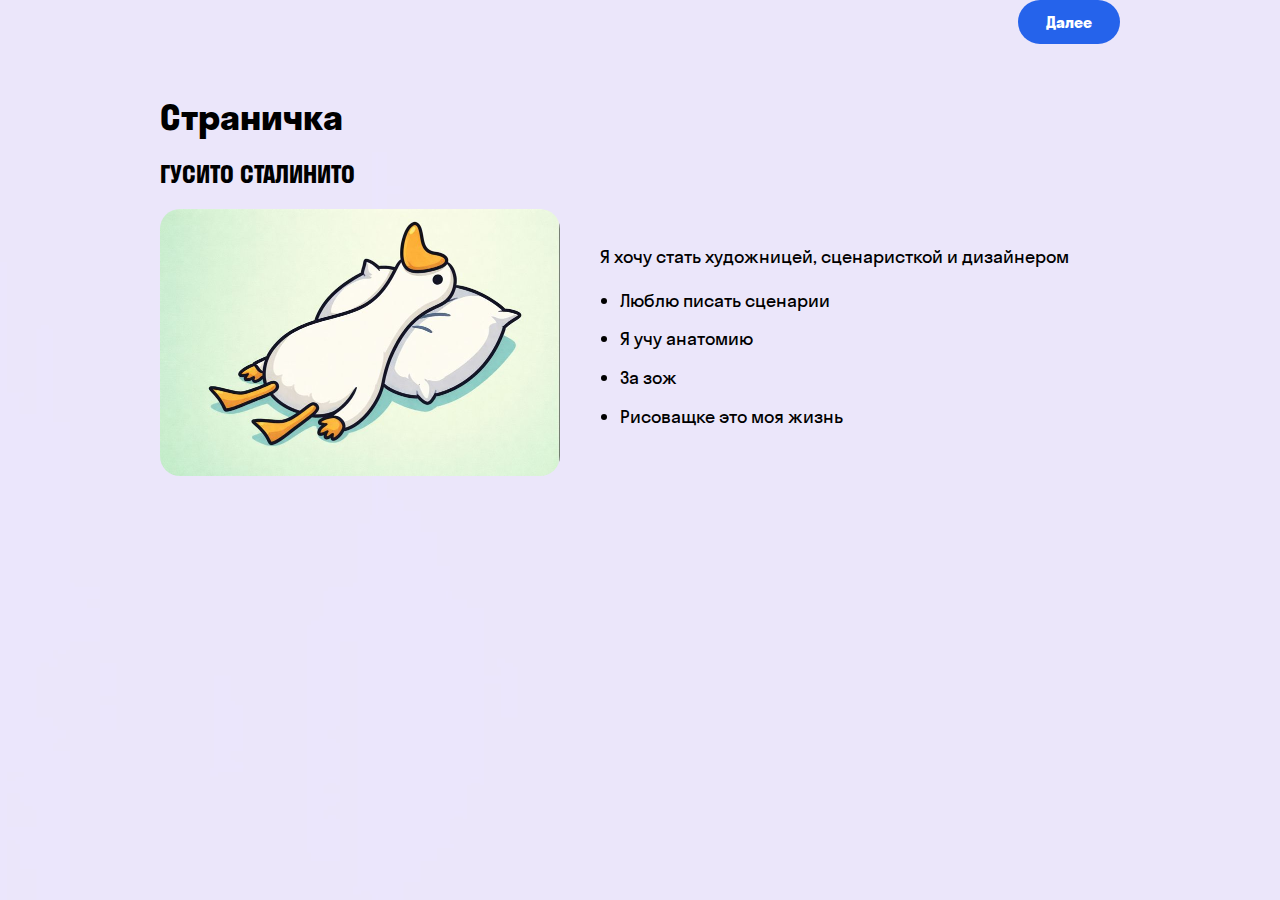
<file: index.html>
<!DOCTYPE html>
<html lang="ru">
<head>
    <meta charset="UTF-8">
    <title>Страничка</title>
    <link rel="stylesheet" href="style.css">
</head>
<body>
    <div class="content center">
        <div class="nav">
            <div style="width: 1px;"></div>
            <a href="facts.html" class="btn">Далее</a>
        </div>

        <h1>Страничка</h1>
        <h2>ГУСИТО СТАЛИНИТО</h2>

        <div class="in-one-line">
            <img src="images/goose.jpeg" class="main-pic" alt="Эт я">
            <div>
                <p>Я хочу стать художницей, сценаристкой и дизайнером</p>
                <ul>
                    <li>Люблю писать сценарии</li>
                    <li>Я учу анатомию</li>
                    <li>За зож</li>
                    <li>Рисоващке это моя жизнь</li>
                </ul>
            </div>
        </div>
    </div>
</body>
</html>
</file>
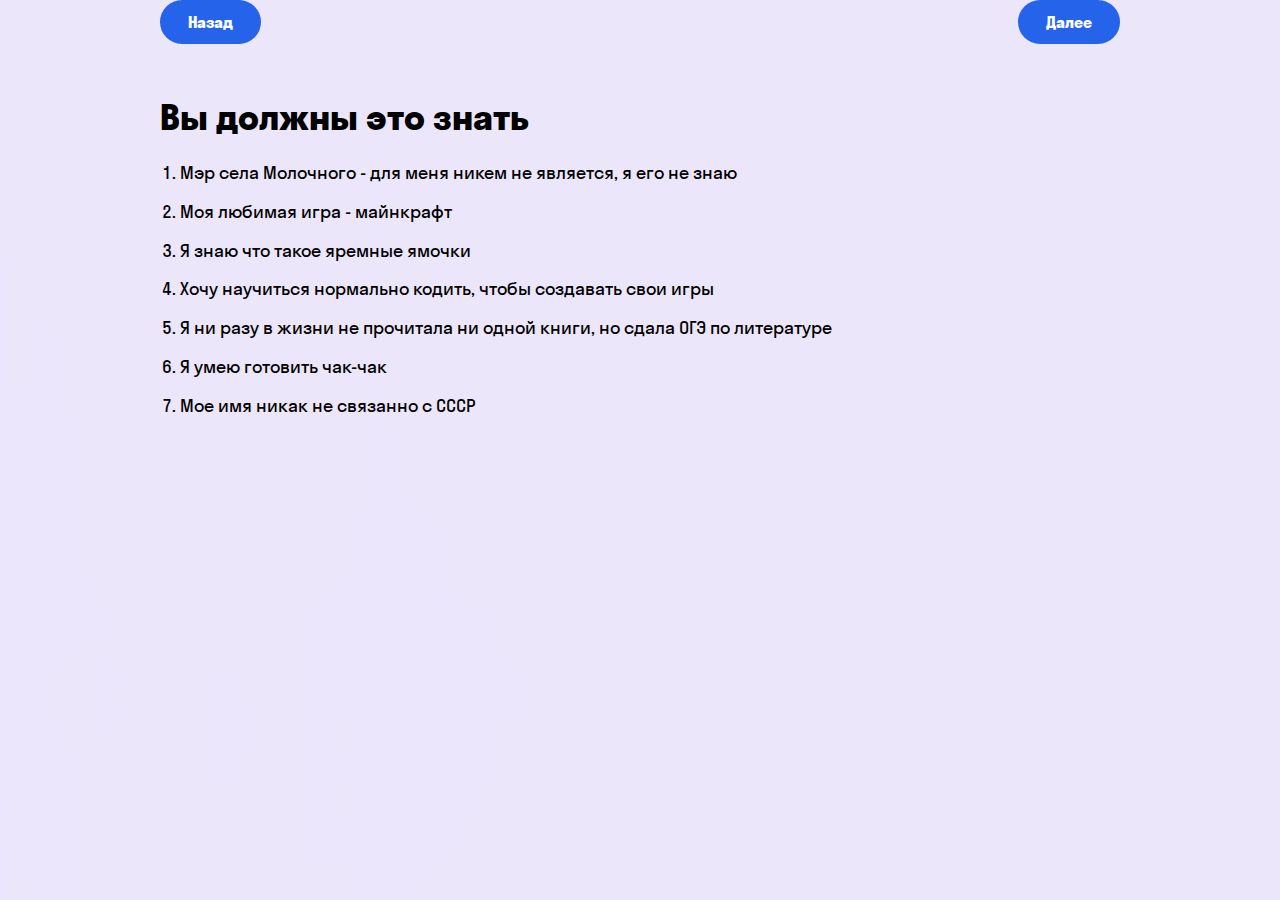
<file: facts.html>
<!DOCTYPE html>
<html lang="ru">
<head>
    <meta charset="UTF-8">
    <title>Факты</title>
    <link rel="stylesheet" href="style.css">
</head>
<body>
    <div class="content center">
        <div class="nav">
            <a href="index.html" class="btn">Назад</a>
            <a href="memes.html" class="btn">Далее</a>
        </div>

        <h1>Вы должны это знать</h1>
        <ol>
            <li>Мэр села Молочного - для меня никем не является, я его не знаю</li>
            <li>Моя любимая игра - майнкрафт</li>
            <li>Я знаю что такое яремные ямочки</li>
            <li>Хочу научиться нормально кодить, чтобы создавать свои игры</li>
            <li>Я ни разу в жизни не прочитала ни одной книги, но сдала ОГЭ по литературе</li>
            <li>Я умею готовить чак-чак</li>
            <li>Мое имя никак не связанно с СССР</li>
        </ol>
    </div>
</body>
</html>
</file>
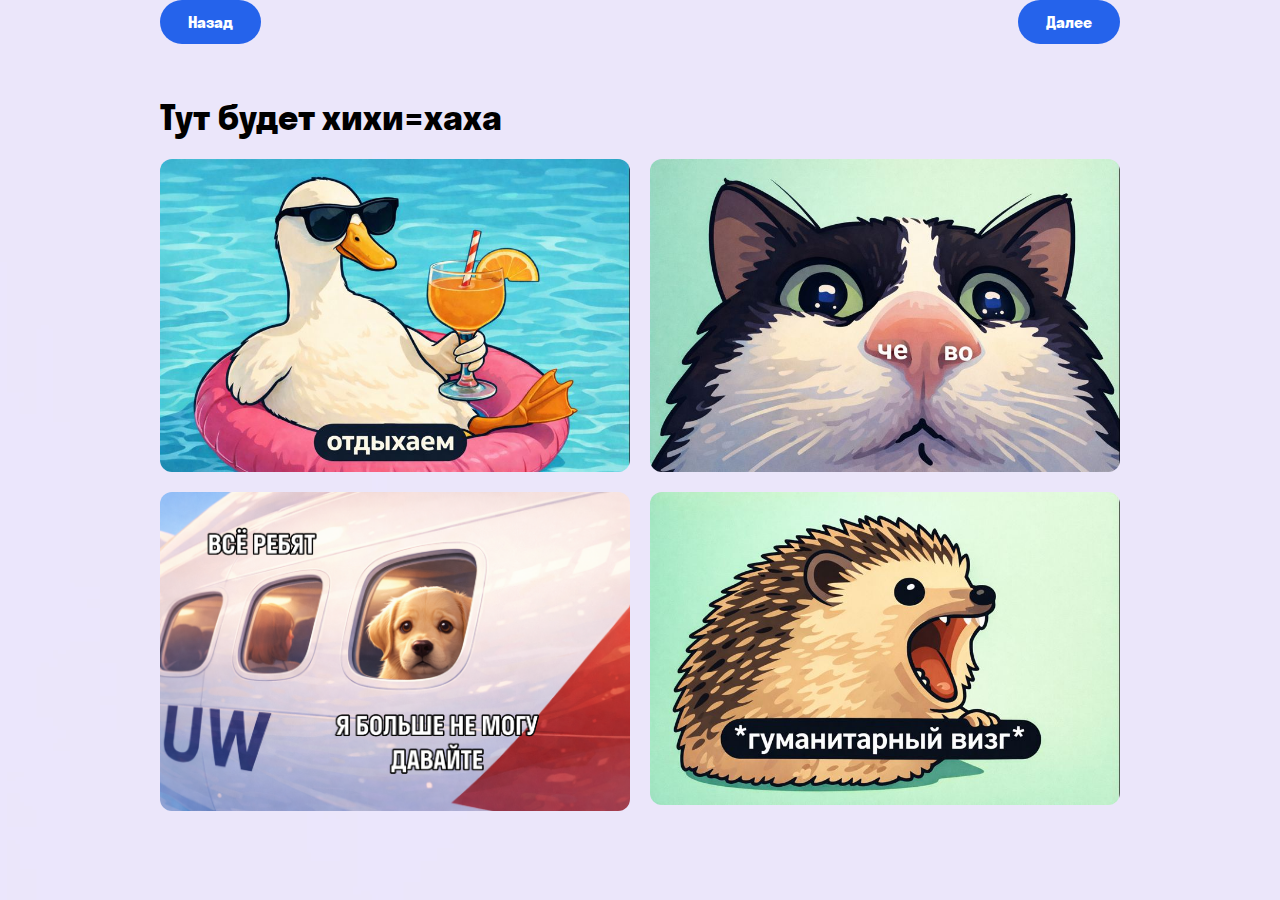
<file: memes.html>
<!DOCTYPE html>
<html lang="ru">
<head>
    <meta charset="UTF-8">
    <title>Мемы</title>
    <link rel="stylesheet" href="style.css">
</head>
<body>
    <div class="content center">
        <div class="nav">
            <a href="facts.html" class="btn">Назад</a>
            <a href="quotes.html" class="btn">Далее</a>
        </div>

        <h1>Тут будет хихи=хаха</h1>
        <div class="meme-list">
            <img src="images/meme1.jpeg" alt="Мем 1">
            <img src="images/meme2.jpeg" alt="Мем 2">
            <img src="images/meme3.png" alt="Мем 3">
            <img src="images/meme4.jpeg" alt="Мем 4">
        </div>
    </div>
</body>
</html>
</file>
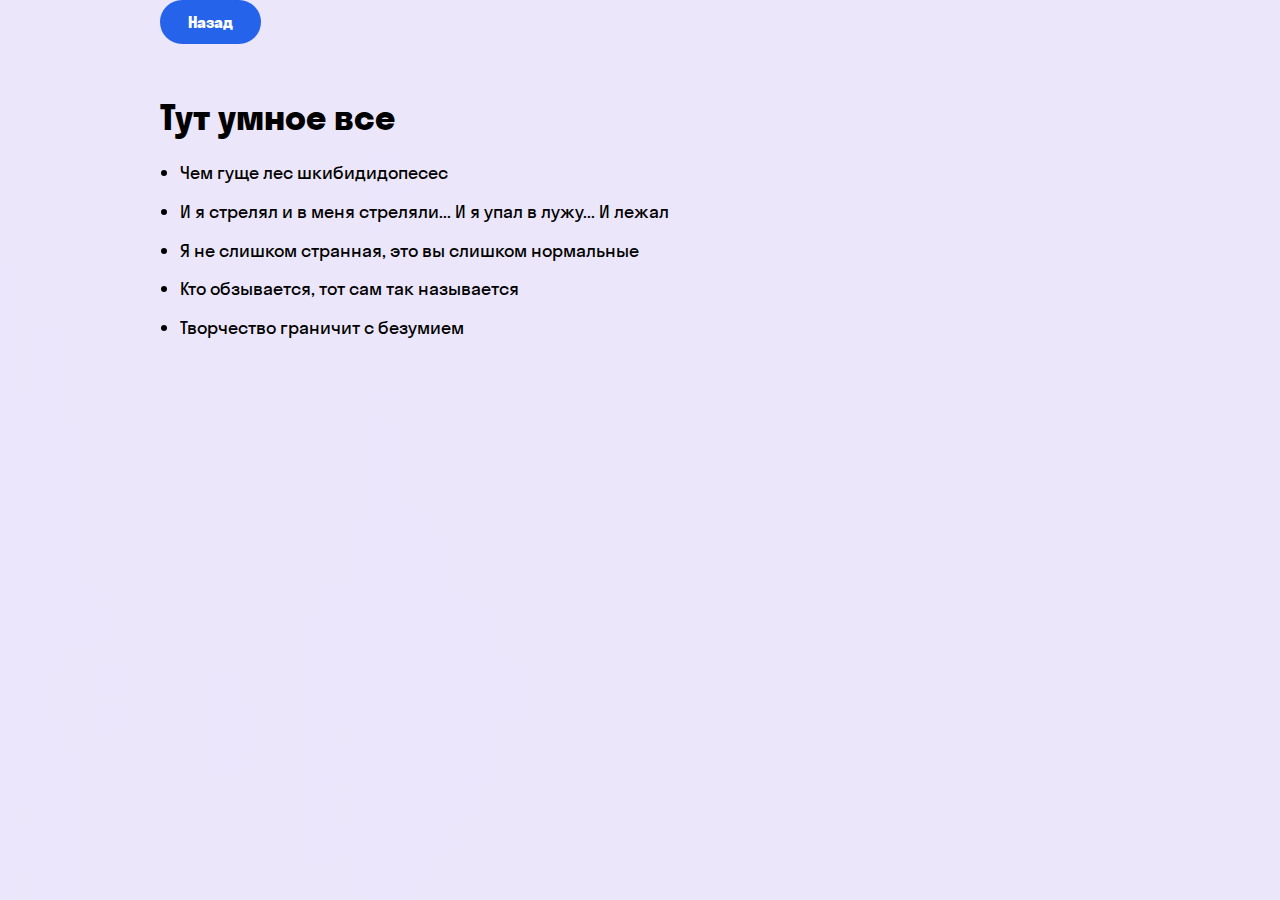
<file: quotes.html>
<!DOCTYPE html>
<html lang="ru">
<head>
    <meta charset="UTF-8">
    <title>Цитаты</title>
    <link rel="stylesheet" href="style.css">
</head>
<body>
    <div class="content center">
        <div class="nav">
            <a href="memes.html" class="btn">Назад</a>
            <div style="width: 1px;"></div>
        </div>

        <h1>Тут умное все</h1>
        <ul>
            <li>Чем гуще лес шкибидидопесес</li>
            <li>И я стрелял и в меня стреляли... И я упал в лужу... И лежал</li>
            <li>Я не слишком странная, это вы слишком нормальные</li>
            <li>Кто обзывается, тот сам так называется</li>
            <li>Творчество граничит с безумием</li>
        </ul>
    </div>
</body>
</html>
</file>
<file: style.css>
@import url('fonts/main_font.css');

* {
    margin: 0;
    padding: 0;
    box-sizing: border-box;
    font-family: 'StratosSkyeng', sans-serif;
}

body {
    min-height: 100vh;
    background-image: url('images/background.jpg');
    background-size: cover;
    background-position: center;
    background-attachment: fixed;
    background-repeat: no-repeat;
}

.content {
    padding: 60px 0;
}

.center {
    max-width: 1000px;
    margin: 0 auto;
    padding: 0 20px;
}

.nav {
    display: flex;
    justify-content: space-between;
    align-items: center;
    margin-bottom: 50px;
}

.btn {
    display: inline-block;
    padding: 12px 28px;
    background-color: #2563eb;
    color: #ffffff;
    text-decoration: none;
    border-radius: 50px;
    font-weight: 700;
}

.in-one-line {
    display: flex;
    gap: 40px;
    align-items: center;
}

.main-pic {
    width: 400px;
    border-radius: 20px;
}

.meme-list {
    display: grid;
    grid-template-columns: 1fr 1fr;
    gap: 20px;
}

.meme-list img {
    width: 100%;
    border-radius: 12px;
}

h1 {
    font-size: 36px;
    margin-bottom: 20px;
}

h2 {
    font-size: 24px;
    margin-bottom: 20px;
}

p, li {
    font-size: 18px;
    line-height: 1.6;
}

ul, ol {
    margin-left: 20px;
    margin-top: 15px;
}

li {
    margin-bottom: 10px;
}
</file>
